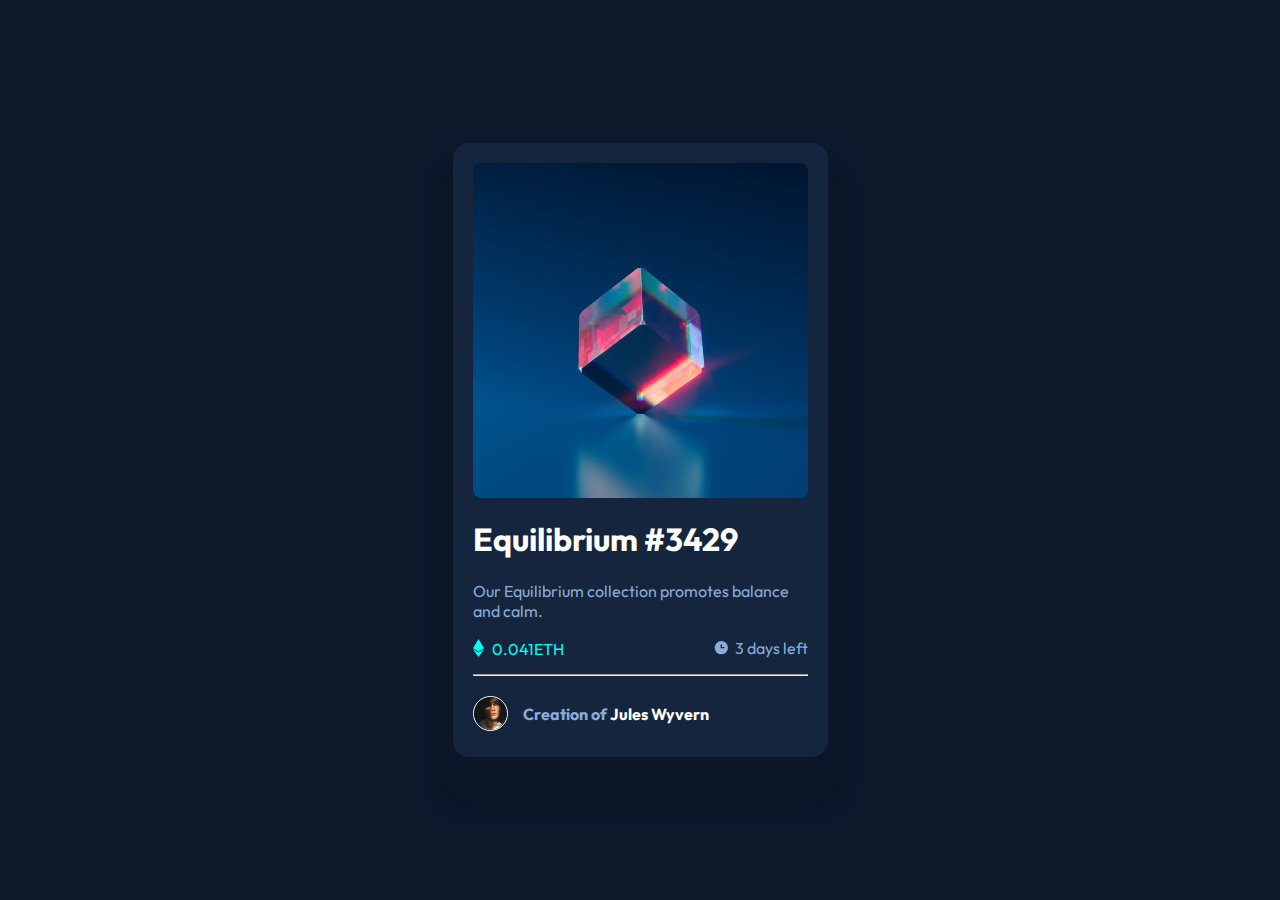
<file: index.html>
<!DOCTYPE html>
<html lang="en">
<head>
  <meta charset="UTF-8" />
  <meta name="viewport" content="width=device-width, initial-scale=1.0" />
  <title>NFT Preview Card</title>
  <link
  rel="shortcut icon"
  href="images/favicon-32x32.png"
  type="image/x-icon"
  />
  <link rel="stylesheet" href="css/global.css" />
  <link rel="preconnect" href="https://fonts.googleapis.com">
  <link rel="preconnect" href="https://fonts.gstatic.com" crossorigin>
  <link href="https://fonts.googleapis.com/css2?family=Outfit:wght@300;400;600&display=swap" rel="stylesheet">
</head>
<body>
  <main class="container">
    <article class="card"">
      <div class="image-area">
        <img class="view"
        src="images/image-equilibrium.jpg"
        alt="NFT Preview"
        />
        <div class="hover-view">
          <img src="images/icon-view.svg" alt="">
        </div>
      </div>
      <div class="NFT-description">
        <h1 class="text-hover">Equilibrium #3429</h1>
        <p>Our Equilibrium collection promotes balance and calm.</p>
      </div>
      <div class="nft-info ">
        <span class="price"><img src="./images/icon-ethereum.svg" alt="" class="alignment"> 0.041ETH</span>
        <span class="time-left"><img src="./images/icon-clock.svg" alt="" class="alignment">3 days left</span>
      </div>
      <hr id="line">
      <div class="NFT-creator">
        <img src="images/image-avatar.png" alt="Avatar Creator">
        <h2>Creation of <a href="#jules-wyvern" class="text-hover">Jules Wyvern</a></h2>
      </div>
    </article>
  </main>
</body>
</html>
</file>
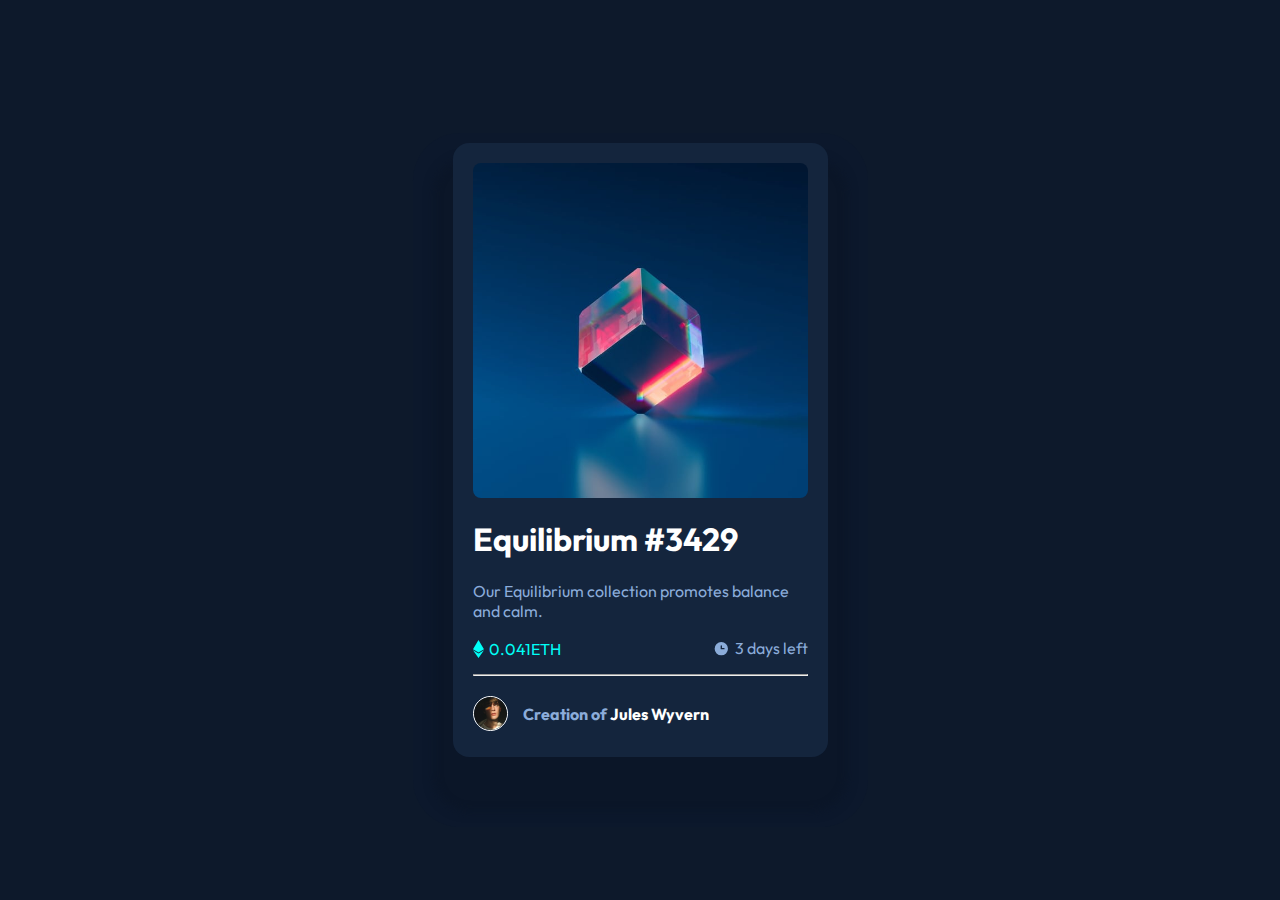
<file: docs/index.html>
<!DOCTYPE html>
<html lang="en">
<head>
  <meta charset="UTF-8" />
  <meta name="viewport" content="width=device-width, initial-scale=1.0" />
  <title>NFT Preview Card</title>
  <link
  rel="shortcut icon"
  href="/docs/images/favicon-32x32.png"
  type="image/x-icon"
  />
  <link rel="stylesheet" href="/docs/global.css" />
  <link rel="preconnect" href="https://fonts.googleapis.com">
  <link rel="preconnect" href="https://fonts.gstatic.com" crossorigin>
  <link href="https://fonts.googleapis.com/css2?family=Outfit:wght@300;400;600&display=swap" rel="stylesheet">
</head>
<body>
  <main class="container">
    <article class="card"">
      <div class="image-area">
        <img class="view"
        src="/docs/images/image-equilibrium.jpg"
        alt="NFT Preview"
        />
        <div class="hover-view">
          <img src="/docs/images/icon-view.svg" alt="">
        </div>
      </div>
      <div class="NFT-description">
        <h1 class="text-hover">Equilibrium #3429</h1>
        <p>Our Equilibrium collection promotes balance and calm.</p>
      </div>
      <div class="nft-info ">
        <span class="price before-alignment">0.041ETH</span>
        <span class="time-left before-alignment">3 days left</span>
      </div>
      <hr id="line">
      <div class="NFT-creator">
        <img src="/docs/images/image-avatar.png" alt="Avatar Creator">
        <h2>Creation of <a href="#jules-wyvern" class="text-hover">Jules Wyvern</a></h2>
      </div>
    </article>
  </main>
</body>
</html>
</file>
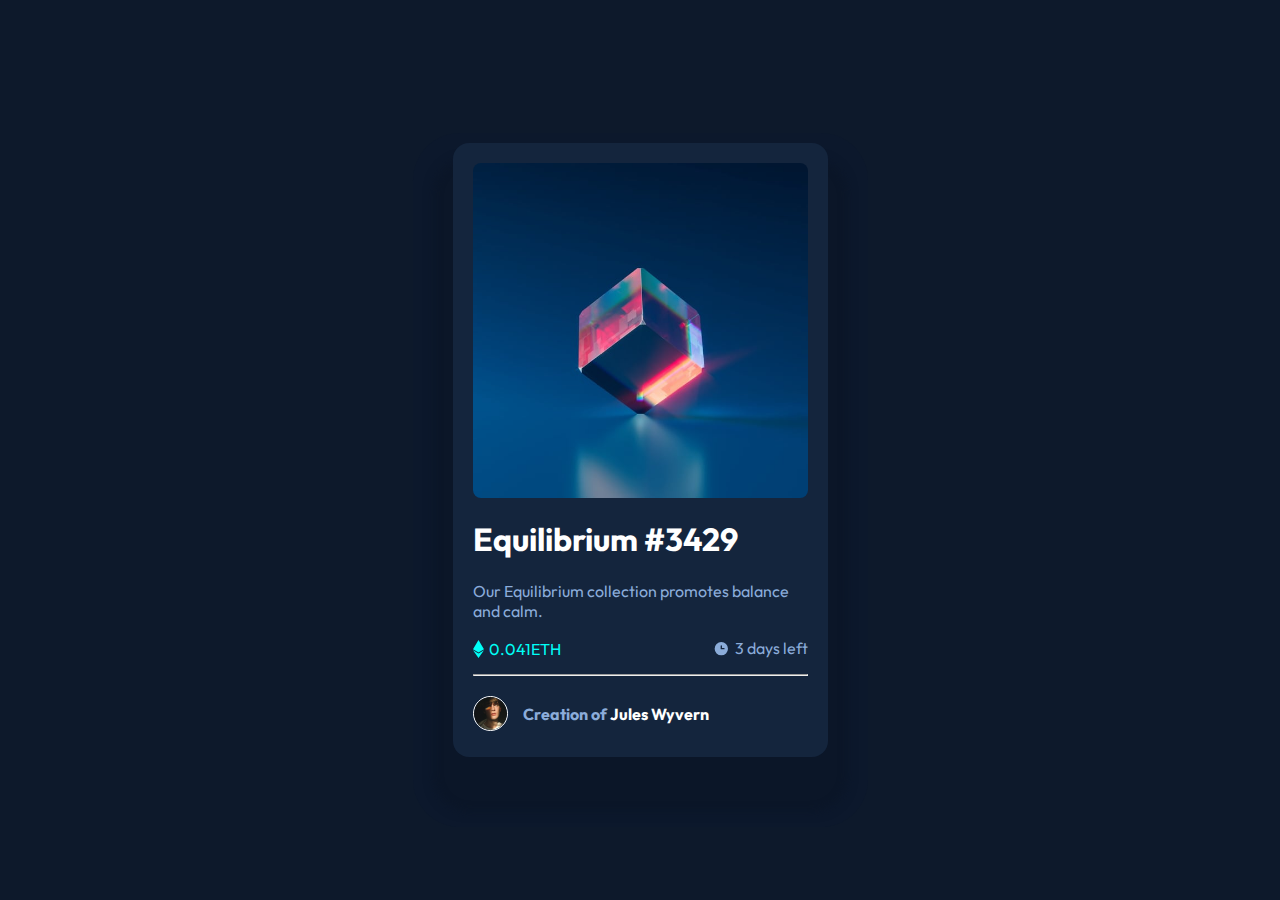
<file: site/index.html>
<!DOCTYPE html>
<html lang="en">
<head>
  <meta charset="UTF-8" />
  <meta name="viewport" content="width=device-width, initial-scale=1.0" />
  <title>NFT Preview Card</title>
  <link
  rel="shortcut icon"
  href="/images/favicon-32x32.png"
  type="image/x-icon"
  />
  <link rel="stylesheet" href="/site/styles/global.css" />
  <link rel="preconnect" href="https://fonts.googleapis.com">
  <link rel="preconnect" href="https://fonts.gstatic.com" crossorigin>
  <link href="https://fonts.googleapis.com/css2?family=Outfit:wght@300;400;600&display=swap" rel="stylesheet">
</head>
<body>
  <main class="container">
    <article class="card"">
      <div class="image-area">
        <img class="view"
        src="/images/image-equilibrium.jpg"
        alt="NFT Preview"
        />
        <div class="hover-view">
          <img src="/images/icon-view.svg" alt="">
        </div>
      </div>
      <div class="NFT-description">
        <h1 class="text-hover">Equilibrium #3429</h1>
        <p>Our Equilibrium collection promotes balance and calm.</p>
      </div>
      <div class="nft-info ">
        <span class="price before-alignment">0.041ETH</span>
        <span class="time-left before-alignment">3 days left</span>
      </div>
      <hr id="line">
      <div class="NFT-creator">
        <img src="/images/image-avatar.png" alt="Avatar Creator">
        <h2>Creation of <a href="#jules-wyvern" class="text-hover">Jules Wyvern</a></h2>
      </div>
    </article>
  </main>
</body>
</html>
</file>
<file: css/global.css>
* {
  box-sizing: border-box;
}

body {
  margin: 0px;
  background-color: hsl(216, 55%, 11%);
  font-family: 'Outfit';
  display: flex;
  justify-content: center;
  align-items: center;
  min-height: 100vh;
  color: hsl(0, 0%, 100%);
}

a {
  text-decoration: none;
}

/* Card Part */
.card {
  border-radius: 16px;
  background-color: hsl(216, 50%, 16%);
  max-width: 375px;
  padding: 20px;
  box-shadow: 0px 35px 10px 20px hsl(217, 57%, 10%),
    0px 30px 0px 40px hsl(218, 57%, 11%);
}

.image-area:hover img.view {
  opacity: .5;
}

.image-area {
  position: relative;
}

.hover-view {
  display: grid;
  place-content: center;
  top: 0px;
  position: absolute;
  opacity: 0;
  transition: 400ms ease;
  height: 100%;
  width: 100%;
  border-radius: 8px;
}

.image-area:hover .hover-view {
  opacity: 1;
  background-color: hsla(178, 100%, 50%, 0.50);
  cursor: pointer;
}

/* NFT-Descrition/Price and days left */
.nft-info {
  display: flex;
  justify-content: space-between;
}

/* .price::before {
  content: url(/images/icon-ethereum.svg);
}

.time-left::before {
  content: url(/images/icon-clock.svg);
} */


.price {
  color: hsl(178, 100%, 50%);
}

.NFT-creator {
  display: flex;
  align-items: center;
}

.NFT-creator img {
  max-width: 35px;
  max-height: 35px;
  object-fit: cover;
  border: 1px solid white;
  border-radius: 50%;
  margin-right: 15px;
}

.NFT-creator h2 {
  margin: 0px 0px unset 0px;
  font-size: 1rem;
}

.NFT-creator a {
  color: hsl(0, 0%, 100%);
}

/* Components */
.alignment {
  margin-right: 5px;
  position: relative;
  top: 2px;
}

.image-area img.view {
  display: block;
  width: 100%;
  border-radius: 8px;
}

.NFT-description p,
.time-left,
.NFT-creator h2 {
  color: hsl(215, 51%, 70%);
}

#line {
  margin: 15px 0px;
  color: hsl(215, 32%, 27%);
}

.text-hover:hover {
  color: hsl(178, 100%, 50%);
  transition: 300ms ease-in-out;
  cursor: pointer;
}
</file>
<file: docs/global.css>
@import '/docs/card.css';
@import '/docs/components.css';
@import '/docs/nft-creator.css';
@import '/docs/nft-info.css';

* {
  box-sizing: border-box;
}

body {
  margin: 0px;
  background-color: hsl(216, 55%, 11%);
  font-family: 'Outfit';
  display: flex;
  justify-content: center;
  align-items: center;
  min-height: 100vh;
  color: hsl(0, 0%, 100%);
}


a {
  text-decoration: none;
}
</file>
<file: site/styles/global.css>
@import '/site/styles/card.css';
@import '/site/styles/components.css';
@import '/site/styles/nft-creator.css';
@import '/site/styles/nft-info.css';

* {
  box-sizing: border-box;
}

body {
  margin: 0px;
  background-color: hsl(216, 55%, 11%);
  font-family: 'Outfit';
  display: flex;
  justify-content: center;
  align-items: center;
  min-height: 100vh;
  color: hsl(0, 0%, 100%);
}


a {
  text-decoration: none;
}
</file>
